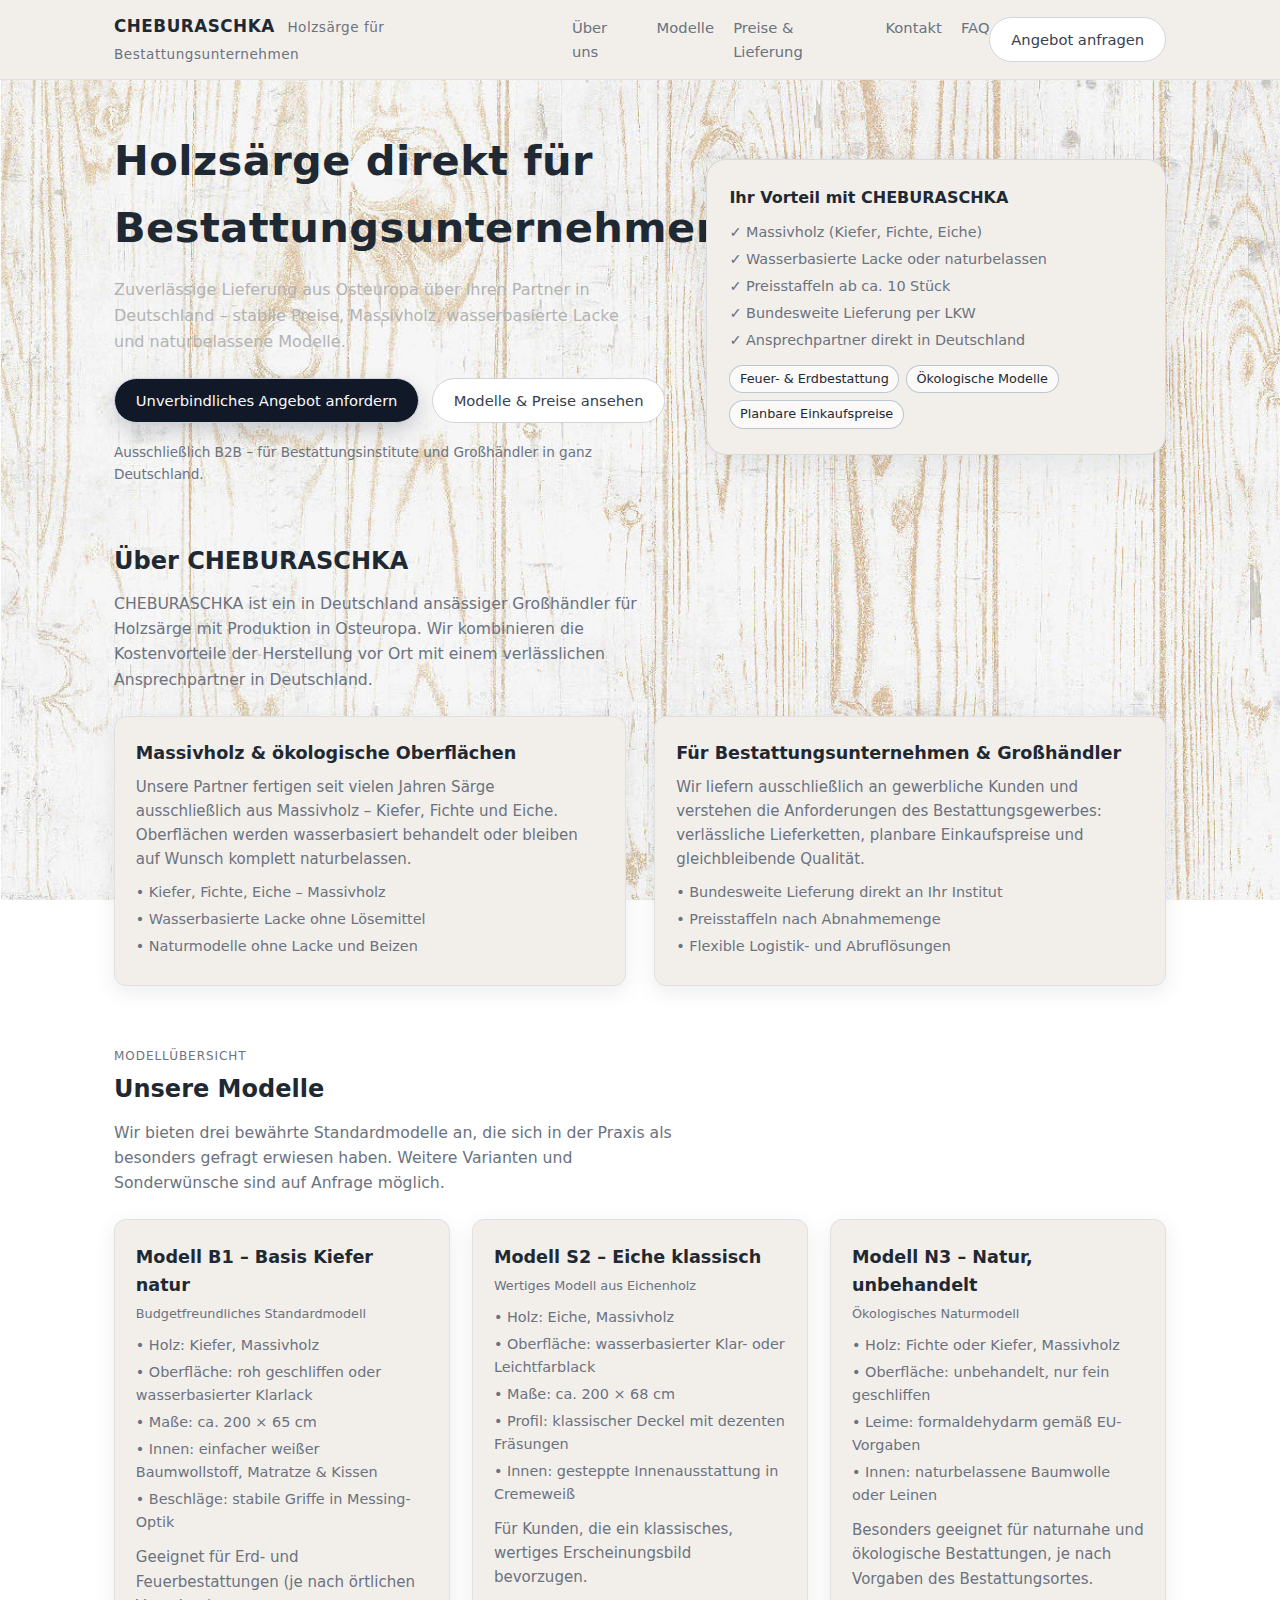
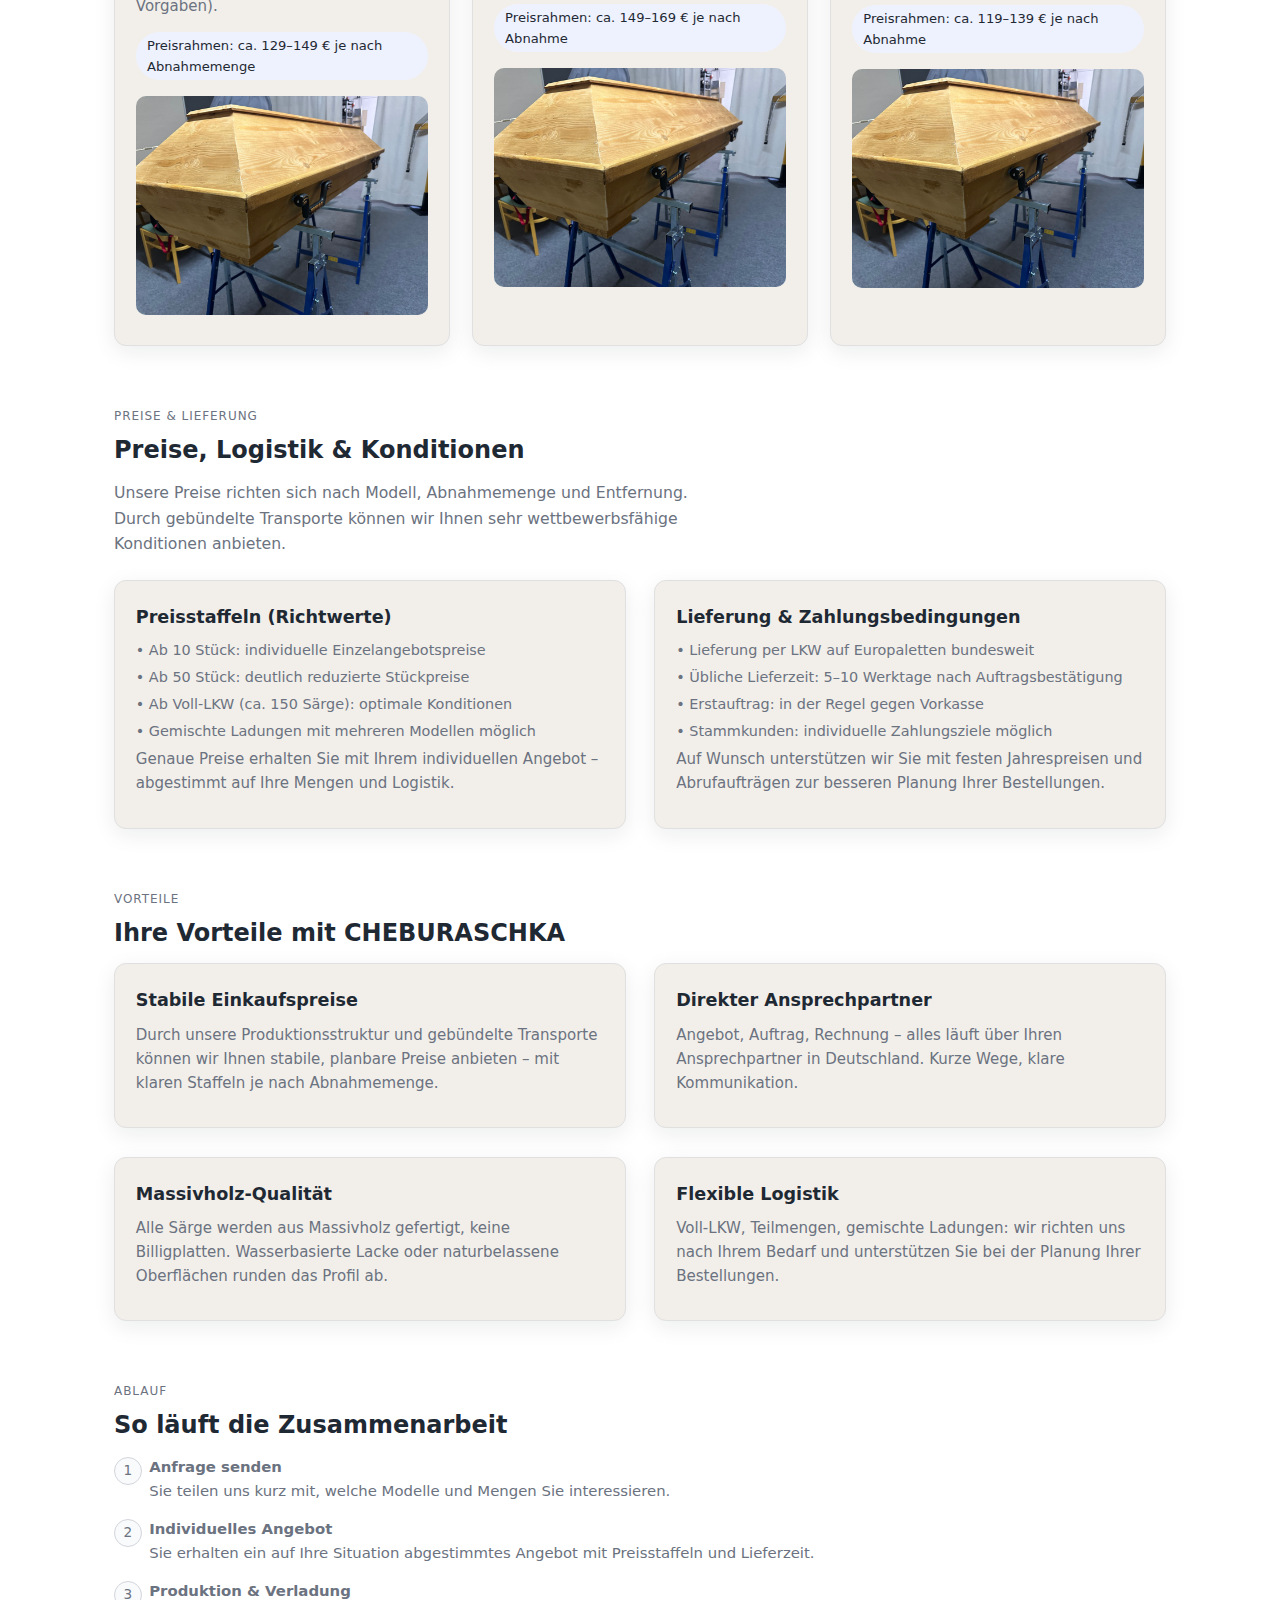
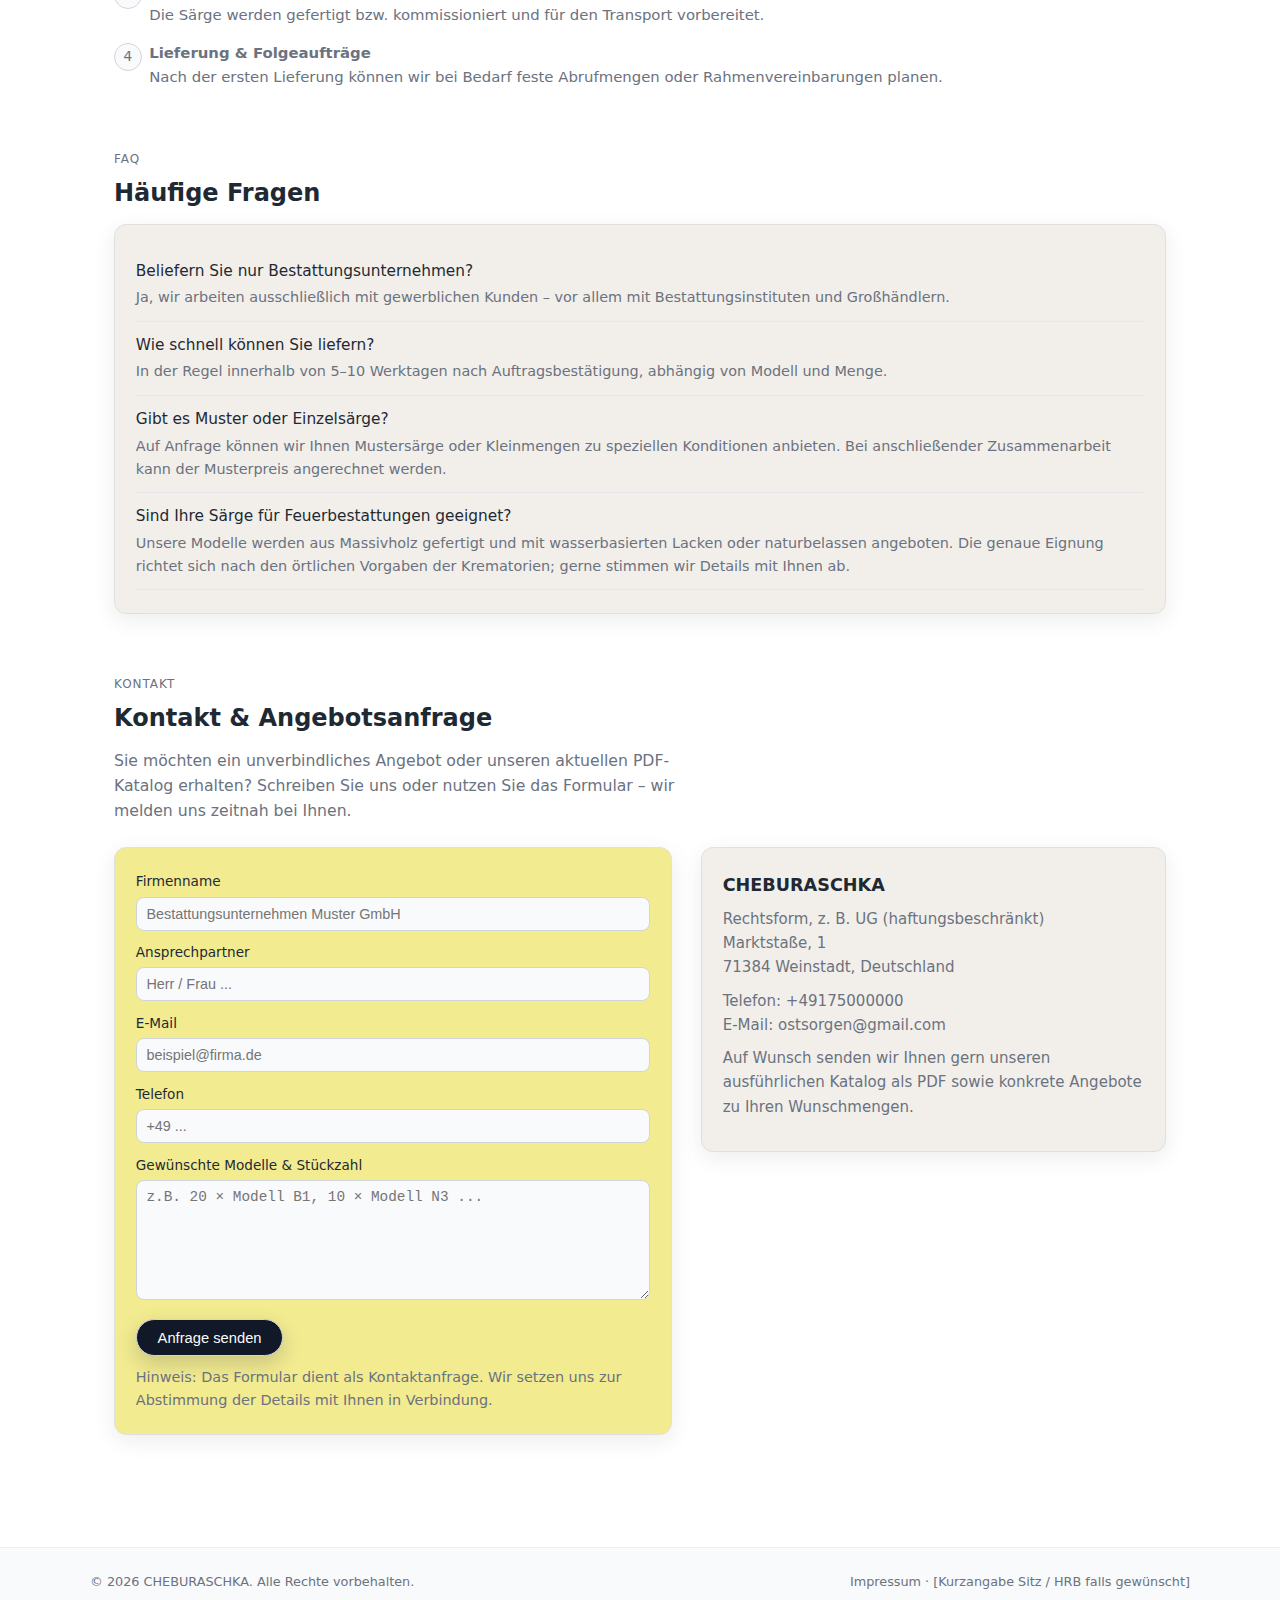
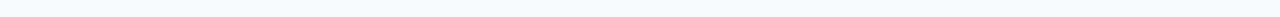
<file: index.html>
<!DOCTYPE html>
<html lang="de">
<head>
  <meta charset="UTF-8" />
  <title>Holzsärge für Bestattungsunternehmen – CHEBURASCHKA</title>
  <meta name="viewport" content="width=device-width, initial-scale=1" />
  <meta name="description" content="Holzsärge aus Massivholz für Bestattungsunternehmen. Zuverlässige Lieferung aus Osteuropa über Ihren Partner in Deutschland." />
  <link rel="stylesheet" href="styles.css" />
</head>
<body>
<header>
  <div class="nav">
    <div class="nav-logo">
      CHEBURASCHKA
      <span>Holzsärge für Bestattungsunternehmen</span>
    </div>
    <nav class="nav-links">
      <a href="#about">Über uns</a>
      <a href="#models">Modelle</a>
      <a href="#logistics">Preise & Lieferung</a>
      <a href="#contact">Kontakt</a>
      <a href="#faq">FAQ</a>
    </nav>
    <a href="#contact" class="btn btn-light">Angebot anfragen</a>
  </div>
</header>

<main>
  <!-- HERO -->
  <section class="hero" id="top">
    <div>
      <h1 class="hero-title">Holzsärge direkt für Bestattungsunternehmen</h1>
      <p class="hero-subtitle">
        Zuverlässige Lieferung aus Osteuropa über Ihren Partner in Deutschland – stabile Preise, Massivholz, wasserbasierte Lacke und naturbelassene Modelle.
      </p>
      <div class="hero-actions">
        <a href="#contact" class="btn">Unverbindliches Angebot anfordern</a>
        <a href="#models" class="btn btn-light">Modelle & Preise ansehen</a>
      </div>
      <p class="hero-note">
        Ausschließlich B2B – für Bestattungsinstitute und Großhändler in ganz Deutschland.
      </p>
    </div>
    <aside class="hero-panel">
      <h2>Ihr Vorteil mit CHEBURASCHKA</h2>
      <ul>
        <li>✓ Massivholz (Kiefer, Fichte, Eiche)</li>
        <li>✓ Wasserbasierte Lacke oder naturbelassen</li>
        <li>✓ Preisstaffeln ab ca. 10 Stück</li>
        <li>✓ Bundesweite Lieferung per LKW</li>
        <li>✓ Ansprechpartner direkt in Deutschland</li>
      </ul>
      <div class="chip-row">
        <span class="chip">Feuer- & Erdbestattung</span>
        <span class="chip">Ökologische Modelle</span>
        <span class="chip">Planbare Einkaufspreise</span>
      </div>
    </aside>
  </section>

  <!-- ABOUT -->
  <section id="about">
    <h2 class="section-title">Über CHEBURASCHKA</h2>
    <p class="section-intro">
      CHEBURASCHKA ist ein in Deutschland ansässiger Großhändler für Holzsärge mit Produktion in Osteuropa.
      Wir kombinieren die Kostenvorteile der Herstellung vor Ort mit einem verlässlichen Ansprechpartner in Deutschland.
    </p>
    <div class="grid-2">
      <div class="card">
        <h3>Massivholz & ökologische Oberflächen</h3>
        <p>
          Unsere Partner fertigen seit vielen Jahren Särge ausschließlich aus Massivholz – Kiefer, Fichte und Eiche.
          Oberflächen werden wasserbasiert behandelt oder bleiben auf Wunsch komplett naturbelassen.
        </p>
        <ul>
          <li>• Kiefer, Fichte, Eiche – Massivholz</li>
          <li>• Wasserbasierte Lacke ohne Lösemittel</li>
          <li>• Naturmodelle ohne Lacke und Beizen</li>
        </ul>
      </div>
      <div class="card">
        <h3>Für Bestattungsunternehmen & Großhändler</h3>
        <p>
          Wir liefern ausschließlich an gewerbliche Kunden und verstehen die Anforderungen des Bestattungsgewerbes:
          verlässliche Lieferketten, planbare Einkaufspreise und gleichbleibende Qualität.
        </p>
        <ul>
          <li>• Bundesweite Lieferung direkt an Ihr Institut</li>
          <li>• Preisstaffeln nach Abnahmemenge</li>
          <li>• Flexible Logistik- und Abruflösungen</li>
        </ul>
      </div>
    </div>
  </section>

  <!-- MODELS -->
  <section id="models">
    <div class="badge">Modellübersicht</div>
    <h2 class="section-title">Unsere Modelle</h2>
    <p class="section-intro">
      Wir bieten drei bewährte Standardmodelle an, die sich in der Praxis als besonders gefragt erwiesen haben.
      Weitere Varianten und Sonderwünsche sind auf Anfrage möglich.
    </p>

    <div class="models-grid">
      <div class="card model-card">
        <h3>Modell B1 – Basis Kiefer natur</h3>
        <div class="model-tag">Budgetfreundliches Standardmodell</div>
        <ul>
          <li>• Holz: Kiefer, Massivholz</li>
          <li>• Oberfläche: roh geschliffen oder wasserbasierter Klarlack</li>
          <li>• Maße: ca. 200 × 65 cm</li>
          <li>• Innen: einfacher weißer Baumwollstoff, Matratze & Kissen</li>
          <li>• Beschläge: stabile Griffe in Messing-Optik</li>
        </ul>
        <p class="muted">
          Geeignet für Erd- und Feuerbestattungen (je nach örtlichen Vorgaben).
        </p>
        <div class="pill">Preisrahmen: ca. 129–149 € je nach Abnahmemenge</div>
        <a href="img/b1.jpg" target="_blank" class="model-image-link">
          <img src="img/b1.jpg" alt="Modell B1 Foto" class="model-image" /> </a>
      </div>

      <div class="card model-card">
        <h3>Modell S2 – Eiche klassisch</h3>
        <div class="model-tag">Wertiges Modell aus Eichenholz</div>
        <ul>
          <li>• Holz: Eiche, Massivholz</li>
          <li>• Oberfläche: wasserbasierter Klar- oder Leichtfarblack</li>
          <li>• Maße: ca. 200 × 68 cm</li>
          <li>• Profil: klassischer Deckel mit dezenten Fräsungen</li>
          <li>• Innen: gesteppte Innenausstattung in Cremeweiß</li>
        </ul>
        <p class="muted">
          Für Kunden, die ein klassisches, wertiges Erscheinungsbild bevorzugen.
        </p>
        <div class="pill">Preisrahmen: ca. 149–169 € je nach Abnahme</div>
        <a href="img/b1.jpg" target="_blank" class="model-image-link">
          <img src="img/b1.jpg" alt="Modell B1 Foto" class="model-image" /> </a>
      </div>

      <div class="card model-card">
        <h3>Modell N3 – Natur, unbehandelt</h3>
        <div class="model-tag">Ökologisches Naturmodell</div>
        <ul>
          <li>• Holz: Fichte oder Kiefer, Massivholz</li>
          <li>• Oberfläche: unbehandelt, nur fein geschliffen</li>
          <li>• Leime: formaldehydarm gemäß EU-Vorgaben</li>
          <li>• Innen: naturbelassene Baumwolle oder Leinen</li>
        </ul>
        <p class="muted">
          Besonders geeignet für naturnahe und ökologische Bestattungen,
          je nach Vorgaben des Bestattungsortes.
        </p>
        <div class="pill">Preisrahmen: ca. 119–139 € je nach Abnahme</div>
        <a href="img/b1.jpg" target="_blank" class="model-image-link">
          <img src="img/b1.jpg" alt="Modell B1 Foto" class="model-image" /> </a>
      </div>
    </div>
  </section>

  <!-- LOGISTICS / PRICES -->
  <section id="logistics">
    <div class="badge">Preise & Lieferung</div>
    <h2 class="section-title">Preise, Logistik & Konditionen</h2>
    <p class="section-intro">
      Unsere Preise richten sich nach Modell, Abnahmemenge und Entfernung.
      Durch gebündelte Transporte können wir Ihnen sehr wettbewerbsfähige Konditionen anbieten.
    </p>

    <div class="grid-2">
      <div class="card">
        <h3>Preisstaffeln (Richtwerte)</h3>
        <ul class="list">
          <li>• Ab 10 Stück: individuelle Einzelangebotspreise</li>
          <li>• Ab 50 Stück: deutlich reduzierte Stückpreise</li>
          <li>• Ab Voll-LKW (ca. 150 Särge): optimale Konditionen</li>
          <li>• Gemischte Ladungen mit mehreren Modellen möglich</li>
        </ul>
        <p class="muted">
          Genaue Preise erhalten Sie mit Ihrem individuellen Angebot –
          abgestimmt auf Ihre Mengen und Logistik.
        </p>
      </div>
      <div class="card">
        <h3>Lieferung & Zahlungsbedingungen</h3>
        <ul class="list">
          <li>• Lieferung per LKW auf Europaletten bundesweit</li>
          <li>• Übliche Lieferzeit: 5–10 Werktage nach Auftragsbestätigung</li>
          <li>• Erstauftrag: in der Regel gegen Vorkasse</li>
          <li>• Stammkunden: individuelle Zahlungsziele möglich</li>
        </ul>
        <p class="muted">
          Auf Wunsch unterstützen wir Sie mit festen Jahrespreisen
          und Abrufaufträgen zur besseren Planung Ihrer Bestellungen.
        </p>
      </div>
    </div>
  </section>

  <!-- ADVANTAGES -->
  <section id="benefits">
    <div class="badge">Vorteile</div>
    <h2 class="section-title">Ihre Vorteile mit CHEBURASCHKA</h2>
    <div class="grid-2">
      <div class="card">
        <h3>Stabile Einkaufspreise</h3>
        <p>
          Durch unsere Produktionsstruktur und gebündelte Transporte können wir Ihnen stabile,
          planbare Preise anbieten – mit klaren Staffeln je nach Abnahmemenge.
        </p>
      </div>
      <div class="card">
        <h3>Direkter Ansprechpartner</h3>
        <p>
          Angebot, Auftrag, Rechnung – alles läuft über Ihren Ansprechpartner in Deutschland.
          Kurze Wege, klare Kommunikation.
        </p>
      </div>
      <div class="card">
        <h3>Massivholz-Qualität</h3>
        <p>
          Alle Särge werden aus Massivholz gefertigt, keine Billigplatten. 
          Wasserbasierte Lacke oder naturbelassene Oberflächen runden das Profil ab.
        </p>
      </div>
      <div class="card">
        <h3>Flexible Logistik</h3>
        <p>
          Voll-LKW, Teilmengen, gemischte Ladungen: wir richten uns nach Ihrem Bedarf
          und unterstützen Sie bei der Planung Ihrer Bestellungen.
        </p>
      </div>
    </div>
  </section>

  <!-- PROCESS -->
  <section id="process">
    <div class="badge">Ablauf</div>
    <h2 class="section-title">So läuft die Zusammenarbeit</h2>
    <ul class="steps">
      <li>
        <strong>Anfrage senden</strong><br />
        Sie teilen uns kurz mit, welche Modelle und Mengen Sie interessieren.
      </li>
      <li>
        <strong>Individuelles Angebot</strong><br />
        Sie erhalten ein auf Ihre Situation abgestimmtes Angebot mit Preisstaffeln und Lieferzeit.
      </li>
      <li>
        <strong>Produktion & Verladung</strong><br />
        Die Särge werden gefertigt bzw. kommissioniert und für den Transport vorbereitet.
      </li>
      <li>
        <strong>Lieferung & Folgeaufträge</strong><br />
        Nach der ersten Lieferung können wir bei Bedarf feste Abrufmengen oder Rahmenvereinbarungen planen.
      </li>
    </ul>
  </section>

  <!-- FAQ -->
  <section id="faq">
    <div class="badge">FAQ</div>
    <h2 class="section-title">Häufige Fragen</h2>
    <div class="card">
      <div class="faq-item">
        <div class="faq-q">Beliefern Sie nur Bestattungsunternehmen?</div>
        <div class="faq-a">
          Ja, wir arbeiten ausschließlich mit gewerblichen Kunden – vor allem mit Bestattungsinstituten und Großhändlern.
        </div>
      </div>
      <div class="faq-item">
        <div class="faq-q">Wie schnell können Sie liefern?</div>
        <div class="faq-a">
          In der Regel innerhalb von 5–10 Werktagen nach Auftragsbestätigung, abhängig von Modell und Menge.
        </div>
      </div>
      <div class="faq-item">
        <div class="faq-q">Gibt es Muster oder Einzelsärge?</div>
        <div class="faq-a">
          Auf Anfrage können wir Ihnen Mustersärge oder Kleinmengen zu speziellen Konditionen anbieten.
          Bei anschließender Zusammenarbeit kann der Musterpreis angerechnet werden.
        </div>
      </div>
      <div class="faq-item">
        <div class="faq-q">Sind Ihre Särge für Feuerbestattungen geeignet?</div>
        <div class="faq-a">
          Unsere Modelle werden aus Massivholz gefertigt und mit wasserbasierten Lacken oder naturbelassen angeboten.
          Die genaue Eignung richtet sich nach den örtlichen Vorgaben der Krematorien; gerne stimmen wir Details mit Ihnen ab.
        </div>
      </div>
    </div>
  </section>

  <!-- CONTACT -->
  <section id="contact">
    <div class="badge">Kontakt</div>
    <h2 class="section-title">Kontakt & Angebotsanfrage</h2>
    <p class="section-intro">
      Sie möchten ein unverbindliches Angebot oder unseren aktuellen PDF-Katalog erhalten?
      Schreiben Sie uns oder nutzen Sie das Formular – wir melden uns zeitnah bei Ihnen.
    </p>
    <div class="contact-grid">
      <form>
        <div>
          <label for="company">Firmenname</label>
          <input id="company" name="company" type="text" placeholder="Bestattungsunternehmen Muster GmbH" />
        </div>
        <div>
          <label for="person">Ansprechpartner</label>
          <input id="person" name="person" type="text" placeholder="Herr / Frau ..." />
        </div>
        <div>
          <label for="email">E-Mail</label>
          <input id="email" name="email" type="email" placeholder="beispiel@firma.de" />
        </div>
        <div>
          <label for="phone">Telefon</label>
          <input id="phone" name="phone" type="tel" placeholder="+49 ..." />
        </div>
        <div>
          <label for="details">Gewünschte Modelle & Stückzahl</label>
          <textarea id="details" name="details" placeholder="z.B. 20 × Modell B1, 10 × Modell N3 ..."></textarea>
        </div>
        <button type="submit" class="btn">Anfrage senden</button>
        <p class="muted" style="margin-top:0.6rem;">
          Hinweis: Das Formular dient als Kontaktanfrage. Wir setzen uns zur Abstimmung der Details mit Ihnen in Verbindung.
        </p>
      </form>
      <div>
        <div class="card">
          <h3>CHEBURASCHKA</h3>
          <p class="muted">
            Rechtsform, z. B. UG (haftungsbeschränkt)<br />
            Marktstaße, 1<br />
            71384 Weinstadt, Deutschland
          </p>
          <p class="muted">
            Telefon: +49175000000<br />
            E-Mail: ostsorgen@gmail.com
          </p>
          <p class="muted">
            Auf Wunsch senden wir Ihnen gern unseren ausführlichen Katalog als PDF
            sowie konkrete Angebote zu Ihren Wunschmengen.
          </p>
        </div>
      </div>
    </div>
  </section>
</main>

<footer>
  <div class="footer-inner">
    <div>© <span id="yearSpan"></span> CHEBURASCHKA. Alle Rechte vorbehalten.</div>
    <div class="footer-links">
      <span>Impressum &middot; [Kurzangabe Sitz / HRB falls gewünscht]</span>
    </div>
  </div>
</footer>

<script>
  document.getElementById('yearSpan').textContent = new Date().getFullYear();
</script>
</body>
</html>
</file>
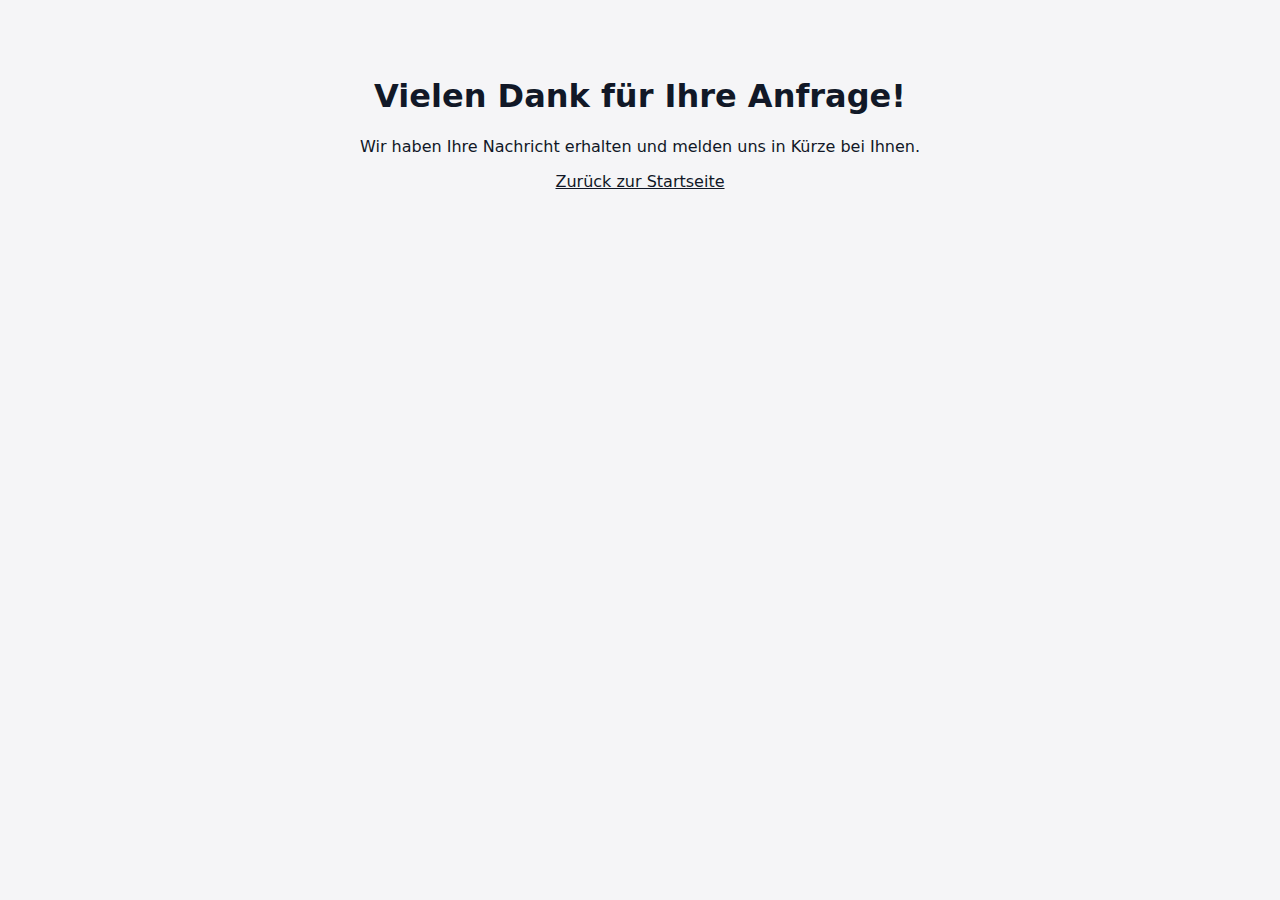
<file: success.html>
<!DOCTYPE html>
<html lang="de">
<head>
  <meta charset="UTF-8" />
  <title>Vielen Dank – CHEBURASCHKA</title>
  <meta name="viewport" content="width=device-width, initial-scale=1" />
</head>
<body style="font-family: system-ui, -apple-system, BlinkMacSystemFont, 'Segoe UI', sans-serif; background:#f5f5f7; color:#111827; text-align:center; padding:3rem;">
  <h1>Vielen Dank für Ihre Anfrage!</h1>
  <p>Wir haben Ihre Nachricht erhalten und melden uns in Kürze bei Ihnen.</p>
  <p><a href="/" style="color:#111827; text-decoration:underline;">Zurück zur Startseite</a></p>
</body>
</html>
</file>
<file: styles.css>
:root {
  --bg: #f5f5f7;
  --bg-alt: #ffffff;
  --primary: #1f2933;
  --accent: #374151;
  --border: #e0e0e0;
  --muted: #6b7280;
  --link: #111827;
  --radius: 12px;
  --shadow: 0 10px 30px rgba(15, 23, 42, 0.08);
  --max-width: 1100px;
}

* {
  box-sizing: border-box;
  margin: 0;
  padding: 0;
}

body {
  font-family: system-ui, -apple-system, BlinkMacSystemFont, "Segoe UI", sans-serif;
  /* background-color: #fdf777; /* запасной светлый тон под текстуру */
  background-image: url("img/wood-light.jpg");
  background-size: cover;          /* или '100% auto', если так лучше смотрится */
  background-repeat: repeat;       /* можно попробовать 'no-repeat' + 'cover' */
  background-attachment: fixed;    /* даёт красивый “стационарный” фон */
  color: var(--primary);
  line-height: 1.6;
}

a {
  color: var(--link);
  text-decoration: none;
}

a:hover {
  text-decoration: underline;
}

header {
  position: sticky;
  top: 0;
  z-index: 20;
  background: #F2EFEA;
  backdrop-filter: blur(16px);
  border-bottom: 1px solid rgba(209,213,219,0.6);
}

.nav {
  max-width: var(--max-width);
  margin: 0 auto;
  display: flex;
  align-items: center;
  justify-content: space-between;
  padding: 0.8rem 1.5rem;
}

.nav-logo {
  font-weight: 600;
  font-size: 1.05rem;
  letter-spacing: 0.03em;
}

.nav-logo span {
  font-weight: 300;
  font-size: 0.85rem;
  color: var(--muted);
  margin-left: 0.4rem;
}

.nav-links {
  display: flex;
  gap: 1.2rem;
  font-size: 0.92rem;
}

.nav-links a {
  color: var(--muted);
}

.nav-links a:hover {
  color: var(--primary);
}

.btn {
  display: inline-flex;
  align-items: center;
  justify-content: center;
  padding: 0.6rem 1.3rem;
  border-radius: 999px;
  border: 1px solid #d1d5db;
  font-size: 0.92rem;
  cursor: pointer;
  background: #111827;
  color: #f9fafb;
  text-decoration: none;
  box-shadow: 0 8px 20px rgba(15,23,42,0.18);
  transition: transform 0.12s ease, box-shadow 0.12s ease, background 0.12s ease;
  white-space: nowrap;
}

.btn-light {
  background: var(--bg-alt);
  color: var(--accent);
  box-shadow: none;
}

.btn:hover {
  transform: translateY(-1px);
  box-shadow: 0 10px 26px rgba(15,23,42,0.25);
  text-decoration: none;
}

.btn-light:hover {
  box-shadow: var(--shadow);
}

main {
  max-width: var(--max-width);
  margin: 0 auto;
  padding: 1.5rem;
}

section {
  margin: 3.5rem 0;
}

.hero {
  display: grid;
  grid-template-columns: minmax(0, 3fr) minmax(0, 2.5fr);
  gap: 2.5rem;
  align-items: center;
  margin-top: 1.5rem;
}

@media (max-width: 900px) {
  .hero {
    grid-template-columns: minmax(0, 1fr);
  }

  .nav-links {
    display: none;
  }
}

.hero-title {
  font-size: clamp(2.1rem, 4vw, 2.6rem);
  font-weight: 600;
  letter-spacing: 0.01em;
  margin-bottom: 1rem;
}

.hero-subtitle {
  font-size: 1rem;
  color: #B3B3B3;
  max-width: 32rem;
  margin-bottom: 1.5rem;
}

.hero-actions {
  display: flex;
  flex-wrap: wrap;
  gap: 0.8rem;
  align-items: center;
  margin-bottom: 1.2rem;
}

.hero-note {
  font-size: 0.85rem;
  color: var(--muted);
}

.hero-panel {
  background: #F2EFEA;
  border-radius: 20px;
  padding: 1.6rem 1.4rem;
  box-shadow: var(--shadow);
  border: 1px solid rgba(209,213,219,0.8);
}

.hero-panel h2 {
  font-size: 1rem;
  margin-bottom: 0.6rem;
}

.hero-panel ul {
  list-style: none;
  margin: 0.6rem 0 0.4rem;
  padding: 0;
}

.hero-panel li {
  font-size: 0.9rem;
  color: var(--muted);
  margin-bottom: 0.25rem;
}

.chip-row {
  display: flex;
  flex-wrap: wrap;
  gap: 0.4rem;
  margin-top: 0.8rem;
}

.chip {
  font-size: 0.8rem;
  padding: 0.2rem 0.6rem;
  border-radius: 999px;
  border: 1px solid rgba(148,163,184,0.6);
  background: rgba(255,255,255,0.7);
}

h2.section-title {
  font-size: 1.5rem;
  margin-bottom: 0.7rem;
}

.section-intro {
  font-size: 0.98rem;
  color: var(--muted);
  max-width: 36rem;
  margin-bottom: 1.5rem;
}

.grid-2 {
  display: grid;
  grid-template-columns: repeat(2, minmax(0,1fr));
  gap: 1.8rem;
}

@media (max-width: 800px) {
  .grid-2 {
    grid-template-columns: minmax(0,1fr);
  }
}

.card {
  background: #F2EFEA;
  border-radius: var(--radius);
  padding: 1.4rem 1.3rem;
  border: 1px solid var(--border);
  box-shadow: 0 6px 22px rgba(15,23,42,0.08);
}

.card h3 {
  font-size: 1.1rem;
  margin-bottom: 0.5rem;
}

.card p {
  font-size: 0.94rem;
  color: var(--muted);
  margin-bottom: 0.6rem;
}

.card ul {
  list-style: none;
  padding-left: 0;
}

.card ul li {
  font-size: 0.9rem;
  color: var(--muted);
  margin-bottom: 0.25rem;
}

.muted {
  color: var(--muted);
  font-size: 0.9rem;
}

.badge {
  display: inline-flex;
  align-items: center;
  font-size: 0.75rem;
  text-transform: uppercase;
  letter-spacing: 0.08em;
  color: var(--muted);
  margin-bottom: 0.3rem;
}

.models-grid {
  display: grid;
  grid-template-columns: repeat(3, minmax(0,1fr));
  gap: 1.4rem;
}

@media (max-width: 1000px) {
  .models-grid {
    grid-template-columns: repeat(2, minmax(0,1fr));
  }
}

@media (max-width: 700px) {
  .models-grid {
    grid-template-columns: minmax(0,1fr);
  }
}

.model-card h3 {
  margin-bottom: 0.3rem;
}

.model-tag {
  font-size: 0.8rem;
  color: var(--muted);
  margin-bottom: 0.6rem;
}

.model-card ul {
  margin-bottom: 0.7rem;
}

.pill {
  display: inline-block;
  font-size: 0.82rem;
  padding: 0.18rem 0.7rem;
  border-radius: 999px;
  background: #eef2ff;
  margin-top: 0.3rem;
}

.list {
  list-style: none;
  padding-left: 0;
}

.list li {
  margin-bottom: 0.35rem;
  font-size: 0.93rem;
  color: var(--muted);
}

.steps {
  counter-reset: step;
  list-style: none;
  padding-left: 0;
}

.steps li {
  position: relative;
  padding-left: 2.2rem;
  margin-bottom: 0.9rem;
  font-size: 0.93rem;
  color: var(--muted);
}

.steps li::before {
  counter-increment: step;
  content: counter(step);
  position: absolute;
  left: 0;
  top: 0.1rem;
  width: 1.6rem;
  height: 1.6rem;
  border-radius: 999px;
  border: 1px solid #d1d5db;
  display: flex;
  align-items: center;
  justify-content: center;
  font-size: 0.85rem;
  background: #f9fafb;
}

.faq-item {
  border-bottom: 1px solid #e5e7eb;
  padding: 0.7rem 0;
}

.faq-q {
  font-size: 0.96rem;
  font-weight: 500;
  margin-bottom: 0.2rem;
}

.faq-a {
  font-size: 0.9rem;
  color: var(--muted);
}

.contact-grid {
  display: grid;
  grid-template-columns: minmax(0, 1.2fr) minmax(0, 1fr);
  gap: 1.8rem;
}

@media (max-width: 800px) {
  .contact-grid {
    grid-template-columns: minmax(0,1fr);
  }
}

form {
  background: #e4d61d7d;
  border-radius: var(--radius);
  padding: 1.4rem 1.3rem;
  border: 1px solid var(--border);
  box-shadow: 0 6px 22px rgba(15,23,42,0.08);
}

label {
  display: block;
  font-size: 0.85rem;
  font-weight: 500;
  margin-bottom: 0.25rem;
}

input,
textarea {
  width: 100%;
  padding: 0.5rem 0.6rem;
  border-radius: 8px;
  border: 1px solid #d1d5db;
  font-size: 0.9rem;
  margin-bottom: 0.7rem;
  background: #f9fafb;
}

textarea {
  min-height: 120px;
  resize: vertical;
}

input:focus,
textarea:focus {
  outline: none;
  border-color: #111827;
  background: #ffffff;
  box-shadow: 0 0 0 1px #11182711;
}

footer {
  border-top: 1px solid #F2EFEA;
  padding: 1.5rem;
  font-size: 0.8rem;
  color: var(--muted);
  background: #f9fafb;
  margin-top: 2rem;
}

.footer-inner {
  max-width: var(--max-width);
  margin: 0 auto;
  display: flex;
  flex-wrap: wrap;
  gap: 0.7rem;
  justify-content: space-between;
  align-items: engels;
}

.footer-links {
  display: flex;
  flex-wrap: wrap;
  gap: 0.8rem;
}

.model-image {
  width: 100%;
  border-radius: 10px;
  margin-top: 1rem;
  cursor: pointer;
  transition: transform 0.2s ease;
}

.model-image:hover {
  transform: scale(1.02);
}

.model-image-link {
  display: block;
}
</file>
